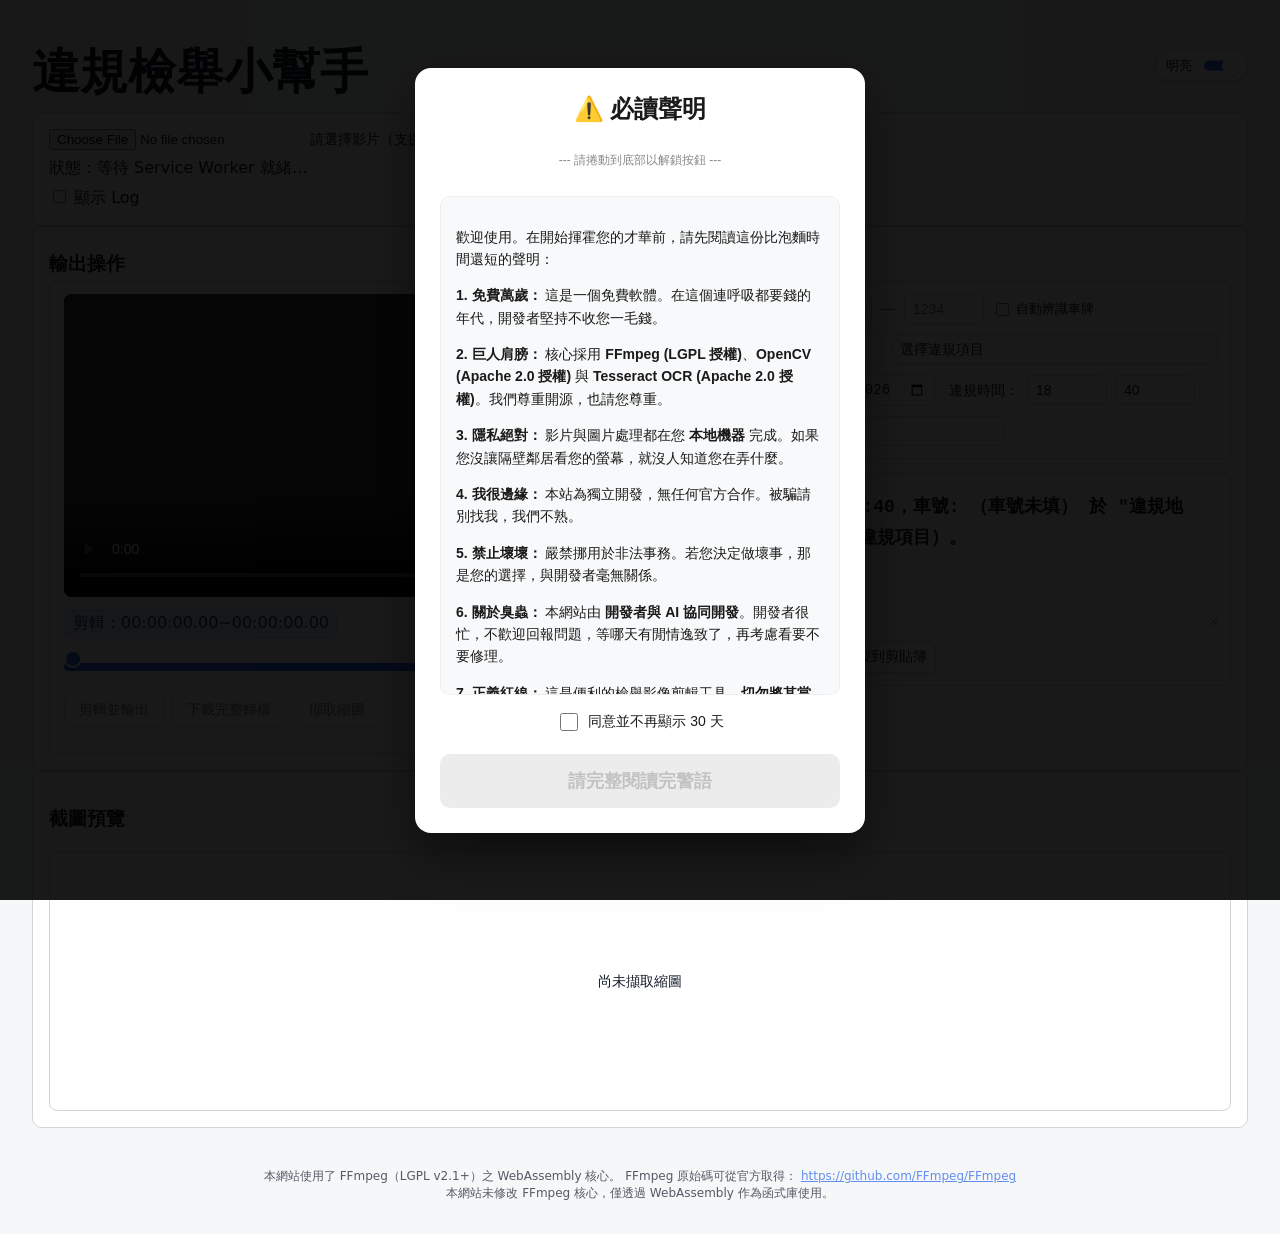
<file: index.html>
<!doctype html>
<html lang="zh-Hant">
<head>
  <meta charset="utf-8" />
  <meta name="viewport" content="width=device-width, initial-scale=1" />
  <title>違規檢舉小幫手</title>

  <!-- ✅ COI Service Worker -->
  <script src="./coi-serviceworker.min.js"></script>

  <!-- 避免 favicon 404 -->
  <link rel="icon" href="data:," />

  <script>
    (function() {
      var savedTime = localStorage.getItem('user_agreed_timestamp');
      var timeout = 2592000000;
      if (savedTime && (Date.now() - parseInt(savedTime) < timeout)) {
        document.documentElement.classList.add('hide-warning-overlay');
      } else {
        localStorage.removeItem('user_agreed_timestamp');
      }
    })();
  </script>

  <style>
    /* =========================================================
       Base & Theme Variables
       ========================================================= */
    :root {
      /* 雙滑桿尺寸 */
      --rail-pad: 14px;
      --track-height: 8px;
      --thumb-size: 18px;
      --spacing-v: 18px;
    
      /* 深色主題（預設） */
      --bg: #0e0f12;
      --fg: #e6e6e6;
      --panel: #16181d;
      --border: #262a33;
    
      /* 雙滑桿顏色（深色） */
      --track-bg: #16181d;
      --select-bg: #1e6fd6;
      --accent-color: #35a0ff;
    
      /* 元件色彩 */
      --log-bg: #0a0a0a;
      --log-fg: #86ff91;
      --chip-bg: #0f2338;
      --chip-fg: #bfe3ff;
      --chip-border: #1f3d5e;
      --link-color: #8fbfff;
      --btn-border: var(--border);
      --btn-bg: var(--panel);
      --btn-fg: var(--fg);
      --btn-hover-bg: #222833;
    
      /* 次要文字 */
      --muted-fg: #9aa5b1;
    
      /* 可及性焦點色 */
      --focus-ring: #1e6fd6;
      --focus-ring-light: #2563eb;
      --focus-shadow-alpha: 0.22;
    
      /* 內容最大寬（可依需求調整） */
      --content-max: 960px;
    }
    html { color-scheme: dark light; }

    /* =========================================================
       Light Theme Overrides
       ========================================================= */
    html[data-theme="light"] {
      --bg: #f6f7f9;
      --fg: #111827;
      --panel: #ffffff;
      --border: #d1d5db;
      --track-bg: #ffffff;
      --select-bg: #2563eb;
      --accent-color: #2563eb;
      --log-bg: #f8fafc;
      --log-fg: #0f766e;
      --chip-bg: #e6f0ff;
      --chip-fg: #0b3b77;
      --chip-border: #bfd3ff;
      --link-color: #2563eb;
      --btn-hover-bg: #eef2f7;
      --muted-fg: #6b7280;
      --focus-ring: var(--focus-ring-light);
    }

    /* ====== 按鈕基底 ====== */
    .btn,
    .download-btn,
    .remove-btn {
      appearance: none;
      padding: 6px 14px;
      border-radius: 6px;
      border: 1px solid var(--btn-border);
      background: var(--btn-bg);
      color: var(--btn-fg);
      font-size: 14px;
      cursor: pointer;
      /* 立體感 + 微光澤 */
      box-shadow:
        0 1.5px 3px rgba(0,0,0,0.15),
        inset 0 0 0 rgba(255,255,255,0.12);
      transition:
        background-color .15s ease,
        box-shadow .15s ease,
        transform .1s ease;
    }
    /* ====== hover：浮起來 ====== */
    .btn:hover,
    .download-btn:hover,
    .remove-btn:hover {
      background: var(--btn-hover-bg);
      box-shadow:
        0 3px 6px rgba(0,0,0,0.25),
        inset 0 0 0 rgba(255,255,255,0.2);
      transform: translateY(-1px);
    }
    /* ====== active：按下去 ====== */
    .btn:active,
    .download-btn:active,
    .remove-btn:active {
      transform: translateY(1px);
      box-shadow:
        0 1px 2px rgba(0,0,0,0.2),
        inset 0 0 4px rgba(0,0,0,0.25);
    }

    /* =========================================================
       Theme Toggle
       ========================================================= */
    .theme-toggle input[type="checkbox"] {
      appearance: none;
      width: 30px; height: 10px;
      border-radius: 999px;
      background: #9aa5b1;
      position: relative;
      outline: none;
      cursor: pointer;
      transition: background .2s ease;
      border: 0px solid var(--border);
    }
    .theme-toggle input[type="checkbox"]::after {
      content: "";
      position: absolute;
      top: -4px; left: 0px;
      width: 18px; height: 18px;
      background: #fff;
      border-radius: 50%;
      box-shadow: 0 1px 3px rgba(0,0,0,.2);
      transition: transform .2s ease;
    }
    .theme-toggle input[type="checkbox"]:checked { background: var(--accent-color); }
    .theme-toggle input[type="checkbox"]:checked::after { transform: translateX(18px); }
    .theme-toggle .label { font-size: clamp(10px, 4vw, 13px);; color: inherit; }
    @supports (-webkit-touch-callout: none) {
      .theme-toggle { margin-top: calc(env(safe-area-inset-top) + 8px); }
    }

    /* 父容器：建立定位上下文，並預留右側空間以免 h1 碰到開關 */
    .page-title-bar {
      position: relative;         /* 讓內部 absolute 以此為座標 */
      padding-right: 120px;       /* 預留空間（依你的開關寬度調整） */
      /* 可選：上下留點餘裕 */
      padding-top: 8px;
      padding-bottom: 8px;
    }
    
    /* 標題本身可在窄螢幕換行，避免碰撞 */
    .page-title-bar h1 {
      margin: 0;
      font-weight: 800;
      color: var(--fg);
      white-space: normal;
      overflow-wrap: anywhere;    /* 換行以避免碰到右側開關 */
    }
    
    /* 開關固定在右上角但跟著捲動（因為相對 parent） */
    .page-title-bar .theme-toggle {
      position: absolute;
      top: 50%;
      right: 0px;
      transform: translateY(-70%);  /* 垂直置中；若要貼頂改成 top: 0 即可 */
      z-index: 10;
    
      display: inline-flex;
      align-items: center;
      gap: 8px;
      background: var(--panel);
      border: 1px solid var(--border);
      color: var(--fg);
      border-radius: 999px;
      padding: 6px 10px;
      box-shadow: 0 2px 8px rgba(0,0,0,.08);
    }
    
    /* 窄螢幕時縮小右側預留空間與字級，降低碰撞機率 */
    @media (max-width: 420px) {
      .page-title-bar { padding-right: 96px; }
      .page-title-bar h1 { font-size: clamp(16px, 4vw, 24px); }
      .page-title-bar .theme-toggle { right: 0px; }
    }
    
    /* iOS 安全區：避免貼到瀏海或側邊曲面 */
    @supports (-webkit-touch-callout: none) {
      .page-title-bar {
        padding-right: calc(96px + env(safe-area-inset-right));
        padding-top: calc(8px + env(safe-area-inset-top));
      }
    }
    /* =========================================================
       Violation Editor（整合）
       ========================================================= */
    .violation-editor * { box-sizing: border-box; }
    .violation-editor {
      font-family: system-ui, -apple-system, "Segoe UI", Roboto, "Noto Sans TC", Arial, "PingFang TC", "Microsoft JhengHei", sans-serif;
      color: var(--fg);
      background: var(--panel);
      line-height: 1.5;
      width: min(100%, var(--content-max));
      margin-inline: auto;
      max-width: 100%;
      overflow-x: hidden;
    }
    .violation-editor .toolbar {
      display: flex; flex-wrap: wrap; gap: 10px 14px; align-items: center;
      border: 1px solid var(--border); padding: 12px; border-radius: 6px; background: var(--panel);
      max-width: 100%; overflow: hidden;
    }
    .violation-editor .group { display: inline-flex; align-items: center; gap: 8px; flex: 0 1 auto; min-width: 0; }
    @media (max-width: 640px) { .violation-editor .group.full { flex-basis: 100%; } }
    .violation-editor label { font-size: 14px; color: var(--muted-fg); white-space: nowrap; flex: 0 0 auto; }
    .violation-editor input[type="text"],
    .violation-editor input[type="date"],
    .violation-editor select,
    .violation-editor textarea,
    .violation-editor button {
      border: 1px solid var(--border);
      padding: 6px 8px; font-size: 14px; border-radius: 6px;
      background: var(--panel); color: var(--fg); outline: none;
      min-width: 0; max-width: 100%; box-sizing: border-box;
    }
    .violation-editor :is(input, select, textarea, button):focus-visible {
      border-color: var(--focus-ring);
      box-shadow: 0 0 0 3px rgba(30, 111, 214, var(--focus-shadow-alpha));
    }
    
    /* 車牌輸入框 */
    .violation-editor #ve-plate1, .violation-editor #ve-plate2 { width: 80px; }
    .violation-editor .plate-boxes { display: inline-flex; gap: 8px; align-items: center; min-width: 0; }
    .violation-editor .dash { color: var(--muted-fg); user-select: none; }

    /* 車牌自動辨識（實驗性功能）核取方塊 */
    .violation-editor .auto-ocr-toggle {
      display: inline-flex; align-items: center; gap: 4px; font-size: 13px;
      color: var(--muted-fg); white-space: nowrap; cursor: help; user-select: none;
    }
    .violation-editor .auto-ocr-toggle input[type="checkbox"] { cursor: pointer; }

    /* 車牌辨識引擎下載進度面板 */
    #plate-ocr-progress-panel {
      position: fixed; left: 50%; bottom: 24px; transform: translateX(-50%);
      background: var(--panel); color: var(--fg); border: 1px solid var(--border);
      border-radius: 8px; padding: 10px 14px; z-index: 9999; min-width: 260px;
      max-width: 90vw; font-size: 13px; box-shadow: 0 4px 16px rgba(0,0,0,0.35);
    }
    #plate-ocr-progress-panel .label { margin-bottom: 6px; color: var(--fg); }
    #plate-ocr-progress-panel progress { width: 100%; height: 8px; accent-color: var(--accent-color); }
    #plate-ocr-progress-panel .detail { margin-top: 4px; color: var(--muted-fg); font-size: 12px; }

    /* 時間下拉 */
    .violation-editor .time-selects { display: inline-flex; gap: 8px; align-items: center; min-width: 0; }
    .violation-editor .time-selects select { min-width: 80px; }
    
    /* 預覽／輸出 */
    .violation-editor .preview {
      margin-top: 14px; border: 1px solid var(--border); padding: 12px;
      background: var(--panel); border-radius: 6px; max-width: 100%; overflow: hidden;
    }
    .violation-editor textarea#ve-output {
      width: 100%; height: 140px; font-size: 18px; font-weight: 700;
      border: none; background: transparent; resize: vertical; line-height: 1.7; box-sizing: border-box;
    }
    
    /* 控制列與按鈕 */
    .violation-editor .control-row { display: flex; align-items: center; gap: 12px; margin-top: 8px; flex-wrap: wrap; min-width: 0; }
    .violation-editor .btn { background: var(--panel); color: var(--fg); border-color: var(--border); cursor: pointer; }
    .violation-editor .btn:hover { background: var(--btn-hover-bg); border-color: var(--btn-border); }
    
    /* Light 覆寫（提高對比） */
    html[data-theme="light"] .violation-editor label { color: var(--fg); }
    html[data-theme="light"] .violation-editor input[type="text"],
    html[data-theme="light"] .violation-editor input[type="date"],
    html[data-theme="light"] .violation-editor select,
    html[data-theme="light"] .violation-editor textarea,
    html[data-theme="light"] .violation-editor button {
      background: #ffffff; color: var(--fg); border-color: var(--border);
    }
    html[data-theme="light"] .violation-editor .btn:hover { background: var(--btn-hover-bg); border-color: #bfd3ff; }
    
    /* Select（長字串與 iOS 外觀修正） */
    .violation-editor select {
      -webkit-appearance: none; appearance: none;
      background: var(--panel); color: var(--fg); border: 1px solid var(--border);
      width: 100%; max-width: 100%; box-sizing: border-box;
      white-space: normal; text-overflow: ellipsis; overflow: hidden;
    }
    .violation-editor option { background: var(--panel); color: var(--fg); }
    html[data-theme="light"] .violation-editor select { background: #fff; color: var(--fg); border-color: var(--border); }
    html[data-theme="light"] .violation-editor option { background: #fff; color: var(--fg); }

    /* 違規項目列：左短右長 */
    .violation-editor .violation-row {
      display: flex;
      gap: 8px;
      align-items: center;
      min-width: 0;
    }
    
    .violation-editor #city-select {
      flex: 0 0 auto;
      /* 三～四個中文字寬 + 內距、邊框：你可微調為 6em / 96px / 8ch */
      width: 6.5em;          /* 約等於「台中市」寬度 + 些微空間 */
      max-width: 40%;
    }
    
    .violation-editor #ve-violation {
      flex: 1 1 auto;        /* 吃滿剩餘寬度 */
      min-width: 0;          /* 讓文字可縮、避免溢出 */
    }
    
    /* 小螢幕時縣市再短一點，避免擠壓 */
    @media (max-width: 420px) {
      .violation-editor #city-select { width: 5.5em; }
    }

    /* =========================================================
       Global Base & Components
       ========================================================= */
    * { box-sizing: border-box; }
    body {
      background: var(--bg);
      color: var(--fg);
      font-family: system-ui, -apple-system, "Segoe UI", Roboto;
      margin: 2rem;
    }
    @media (max-width: 480px) { body { margin: 1rem; } }
    h1 { margin-top: 0; }
    .panel {
      background: var(--panel);
      border: 1px solid var(--border);
      border-radius: 10px;
      padding: 1rem;
    }
    .controls { display: flex; align-items: center; gap: .5rem; flex-wrap: wrap; }
    .log {
      overflow: auto; word-break: break-word; overflow-wrap: anywhere;
      white-space: pre-wrap; background: var(--log-bg); color: var(--log-fg);
      padding: 1rem; min-height: 10rem; max-height: 40vh; border-radius: 8px; font-size: 0.92rem;
    }
    button {
      padding: .55rem .85rem; border-radius: 8px;
      border: 1px solid var(--btn-border);
      background: var(--btn-bg); color: var(--btn-fg);
      cursor: pointer;
    }
    button:disabled { opacity: .6; cursor: not-allowed; }
    .status { margin:.5rem 0; }
    .time { font-variant-numeric: tabular-nums; }
    .chip {
      background: var(--chip-bg); color: var(--chip-fg);
      border: 1px solid var(--chip-border); padding: .2rem .5rem; border-radius: 6px;
    }
    a { color: var(--link-color); }
    .hint { background: var(--panel); color: var(--fg); font-size: .9rem; }
    .col { display: grid; grid-template-columns: 1fr; gap: 1rem; }
    /* Grid 子項預設 min-width:auto 會用內容的 min-content 撐開欄寬，直向單欄時導致溢出，需重設為 0 */
    .col > * { min-width: 0; }
    @media (min-width: 980px) { .col { grid-template-columns: 1.2fr 1fr; } }
    /* 標題顏色 */
    .group-title { margin: .5rem 0 .25rem; font-weight: 600; color: #c9d1d9; }
    html[data-theme="light"] .group-title { color: var(--fg); }

    /* =========================================================
       Media Area & Stacked Slider
       ========================================================= */
    /* 外框樣式比照右側「違規資訊」的 .toolbar / .preview，讓橫向雙欄視覺一致 */
    .media-area {
      padding: 12px var(--rail-pad);
      border: 1px solid var(--border);
      border-radius: 6px;
      background: var(--panel);
    }
    .media-area video {
      width: 100%; max-width: 100%; display: block; background: #000; border-radius: 8px;
    }

    /* 整合式時間軸與數據面板：左側剪輯範圍／右側播放進度 */
    .timeline-panel { margin-top: .75rem; }
    .timeline-data {
      display: flex;
      align-items: center;
      justify-content: space-between;
      gap: .5rem 1rem;
      flex-wrap: wrap;
      margin-bottom: .5rem;
    }
    .timeline-data .chip { white-space: nowrap; }
    @media (max-width: 480px) {
      .timeline-data { justify-content: flex-start; }
    }

    .stacked-slider { position: relative; margin-top: .75rem; }

    .stacked-slider .rail {
      position: relative;
      height: calc(var(--spacing-v) * 2 + var(--track-height));
      padding: 0;
    }
    .stacked-slider .track {
      position: absolute; left: 0; right: 0;
      height: var(--track-height); background: var(--track-bg); border-radius: 6px;
    }
    .stacked-slider .track.top { top: 0; }
    .stacked-slider .track.bottom { top: calc(var(--spacing-v) + var(--track-height)); }
    .stacked-slider .selection {
      position: absolute;
      top: calc(var(--spacing-v) / 2 + var(--track-height) / 2);
      height: var(--track-height); background: var(--select-bg);
      border-radius: 6px; pointer-events: none;
    }
    .stacked-slider input[type="range"] {
      position: absolute; left: 0; right: 0; width: 100%;
      margin: 0; background: transparent; -webkit-appearance: none; appearance: none;
      cursor: pointer; height: var(--spacing-v);
    }
    .stacked-slider #startRange { top: 0; }
    .stacked-slider #endRange   { top: var(--spacing-v); }
    .stacked-slider input[type="range"]::-webkit-slider-runnable-track { height: var(--track-height); background: transparent; }
    .stacked-slider input[type="range"]::-moz-range-track { height: var(--track-height); background: transparent; }
    .stacked-slider input[type="range"]::-webkit-slider-thumb {
      -webkit-appearance: none; appearance: none;
      width: var(--thumb-size); height: var(--thumb-size);
      border-radius: 50%; background: var(--accent-color);
      border: 2px solid #fff; box-shadow: 0 1px 3px rgba(0,0,0,0.2);
      margin-top: calc(var(--track-height) / 2 - var(--thumb-size) / 2);
    }
    .stacked-slider input[type="range"]::-moz-range-thumb {
      width: var(--thumb-size); height: var(--thumb-size);
      border-radius: 50%; background: var(--accent-color);
      border: 2px solid #fff; box-shadow: 0 1px 3px rgba(0,0,0,0.2);
    }
    .stacked-slider input[type="range"]:focus-visible {
      outline: none; box-shadow: 0 0 0 3px rgba(30, 111, 214, var(--focus-shadow-alpha));
    }

    /* Log 折疊控制 */
    .log-panel { display: none; }
    .log-panel.show { display: block; }

    /* =========================================================
       Shot Preview & Generated Items
       ========================================================= */
    /* 主體不再強制修補直式白區（由 EditorLite 注入樣式已修正） */
    .shot-box { display: grid; grid-template-columns: 1fr; gap: .75rem; }
    .shot-preview {
      background: var(--panel); border: 1px solid var(--border);
      min-height: 260px; /* 供桌面端，直式具體高度由 EditorLite 斷點接管 */
      min-width: 100%;
      display: flex; align-items: center; justify-content: center;
      border-radius: 8px; overflow: auto; max-width: 100%;
    }
    .shot-preview img { max-width: 100%; height: auto; display: block; }

    /* =========================================================
       RWD（包含 iPhone 兩欄按鈕）
       ========================================================= */
    @media (max-width: 840px) {
      #shotPreview .editor-grid { grid-template-columns: 1fr; gap: 12px; }
      #shotPreview .tool-row { display: flex; flex-wrap: wrap; gap: 8px; min-width: 0; }
      #shotPreview .tool-row .btn {
        flex: 1 1 calc(50% - 8px); /* 手機預設兩欄 */
        min-width: 140px;
        text-align: center;
      }
      #shotPreview .plate-preview {
        display: flex; flex-direction: column; gap: 10px; padding: 10px;
        background: var(--panel); border: 1px dashed var(--border); border-radius: 8px;
        max-width: 100%; overflow-x: hidden;
      }
      #shotPreview .plate-preview .row { width: 100%; display: flex; align-items: center; gap: 8px; min-width: 0; }
      #shotPreview .plate-preview select, #shotPreview .plate-preview input[type="range"] { flex: 1 1 auto; min-width: 0; }
      #shotPreview .plate-preview img { max-width: 180px; height: auto; }
      #shotPreview #drawingOptionsContainer {
        display: flex; flex-direction: column; gap: 10px;
        background: var(--panel); border: 1px solid var(--border); border-radius: 8px; padding: 10px;
        max-width: 100%; overflow-x: hidden;
      }
      #shotPreview #drawingOptionsContainer .row { width: 100%; display: flex; align-items: center; gap: 8px; min-width: 0; }
      #shotPreview #drawingOptionsContainer select, #shotPreview #drawingOptionsContainer input[type="range"] { flex: 1 1 auto; min-width: 0; }
      #shotPreview .editor-stage { padding: 8px; }
      #staticImageContainer { width: 100%; max-width: 100%; overflow: hidden; }
      #staticImage { max-width: 100%; height: auto; display: block; }
      #shotPreview .editor-stage #drawingOverlay { left: 0; top: 0; width: 100%; height: auto; max-width: 100%; }
      #shotPreview .editor-right {
        max-height: 100%; padding: 10px; background: var(--panel);
        border: 1px solid var(--border); border-radius: 8px; max-width: 100%; overflow-x: hidden;
      }
      #shotPreview #generatedImagesArea { overflow: visible; }
      #shotPreview .generated-image-card { background: var(--panel); border-color: var(--border); border-radius: 8px; padding: 8px; }
      #shotPreview .generated-image-card .inner { background: var(--panel); border-color: var(--border); border-radius: 6px; padding: 6px; }
      #shotPreview .generated-image-card .header { display: flex; align-items: center; gap: 8px; flex-wrap: wrap; min-width: 0; }
      #shotPreview .generated-image-card .btn-row { display: flex; gap: 8px; margin-left: auto; }
      #shotPreview .generated-image-card img { width: 100%; height: auto; display: block; }
    }

    /* iPhone 常見寬度：維持兩欄；超窄退單欄 */
    @media (max-width: 420px) {
      #shotPreview .tool-row { display: flex; flex-wrap: wrap; gap: 8px; overflow: hidden; }
      #shotPreview .tool-row .btn {
        flex: 1 1 calc(50% - 8px);
        min-width: 0; width: auto; white-space: normal;
      }
      .violation-editor .time-selects select { min-width: 0; }
    }
    @media (max-width: 360px) {
      #shotPreview .tool-row .btn { flex: 1 1 100%; min-width: 0; width: 100%; }
      #shotPreview .plate-preview img { max-width: 160px; }
    }

    /* =========================================================
       Hardening（保守保護）
       ========================================================= */
    html, body { overflow-x: hidden; }
    .page, #shotPreview, .violation-editor {
      width: min(100%, var(--content-max)); margin-inline: auto;
    }
    .media-area, .violation-editor, #staticImageContainer, #shotPreview .editor-right {
      max-width: 100%; overflow: hidden;
    }
    img, video, canvas { max-width: 100%; height: auto; display: block; }
    #shotPreview .editor-grid { overflow-x: hidden; }

    .page-title {
      font-size: clamp(16px, 4vw, 24px);
    }
  
    .hide-warning-overlay #warning-overlay { display: none !important; }

    #warning-overlay {
      position: fixed; top: 0; left: 0; width: 100%; height: 100%;
      background: rgba(0, 0, 0, 0.9) !important; /* 加深背景確保注意力 */
      display: flex; justify-content: center; align-items: center;
      z-index: 999999; padding: 15px; box-sizing: border-box;
      font-family: -apple-system, BlinkMacSystemFont, "Segoe UI", Roboto, sans-serif;
    }

    #warning-overlay .modal-content {
      background: #ffffff !important; 
      width: 100%; max-width: 450px;
      padding: 25px; border-radius: 16px;
      box-shadow: 0 20px 50px rgba(0,0,0,0.5);
      display: flex; flex-direction: column;
      max-height: 85vh;
      border: none !important;
    }

    #warning-overlay .locked-text, 
    #warning-overlay .locked-text p, 
    #warning-overlay .locked-text span,
    #warning-overlay .locked-text strong,
    #warning-overlay h2 {
      color: #1a1a1a !important; 
      text-shadow: none !important;
      background: transparent !important;
      -webkit-text-fill-color: #1a1a1a !important;
    }

    #warning-scroll-box {
      overflow-y: auto; margin: 15px 0; padding: 15px;
      background: #f8f9fa !important; border-radius: 10px;
      border: 1px solid #eee !important;
    }
    #warning-scroll-box::-webkit-scrollbar { width: 5px; }
    #warning-scroll-box::-webkit-scrollbar-thumb { background: #ccc; border-radius: 10px; }

    #btn-confirm-action {
      background: #27ae60 !important; color: #ffffff !important;
      border: none !important; padding: 15px; border-radius: 10px;
      font-size: 1.1rem; font-weight: bold; cursor: pointer;
      transition: all 0.3s;
    }
    #btn-confirm-action:disabled {
      background: #e0e0e0 !important; color: #999 !important; cursor: not-allowed;
    }
  </style>
</head>
<body>
  <div class="page-title-bar">
    <div class="page-title">
      <h1>違規檢舉小幫手</h1>
    </div>
    <!-- 顯示在畫面最右上角的主題切換開關 -->
    <div class="theme-toggle" role="group" aria-label="主題切換">
      <span class="label" id="themeLabel">深色</span>
      <input type="checkbox" id="themeSwitch" aria-labelledby="themeLabel" />
    </div>
  </div>

  <!-- 檔案選擇與狀態（含「顯示 Log」核取方塊） -->
  <div class="panel">
    <div class="controls">
      <input id="file" type="file" accept="video/*,.ts" />
      <span id="fileInfo" class="hint">請選擇影片（支援 .mp4 / .ts / .mov 等）</span>
    </div>
    <p class="status" id="status" role="status" aria-live="polite">狀態：初始化中…</p>
    <div class="controls">
      <label><input type="checkbox" id="toggleLog" /> 顯示 Log</label>
    </div>
  </div>

  <!-- 主面板：預覽 + 上下雙滑桿 + 按鈕 -->
  <div class="panel">
    <div class="col">
      <!-- 左側：預覽與上下雙滑桿 -->
      <div>
        <h3 class="group-title">輸出操作</h3>
        <div class="media-area">
          <!-- 1. 影像播放器 -->
          <video id="preview" controls playsinline></video>

          <!-- 2. 整合式時間軸與數據面板（左：剪輯範圍 / 右：播放進度）+ 3. 剪輯區間調整滑桿 -->
          <div class="timeline-panel">
            <div class="timeline-data">
              <span class="chip time" id="clipRangeLabel">剪輯：<span id="startLabel">00:00:00.00</span>~<span id="endLabel">00:00:00.00</span></span>
              <span class="chip time" id="playProgressLabel"><span id="cur">00:00:00.00</span> / <span id="dur">00:00:00.00</span></span>
            </div>

            <div class="stacked-slider">
              <div class="rail" id="rail">
                <div class="track top"></div>
                <div class="track bottom"></div>
                <div class="selection" id="selection"></div>

                <!-- 上：開始滑桿（初始 0/100） -->
                <input id="startRange" type="range" min="0" max="100" step="0.01" value="0" />
                <!-- 下：結束滑桿（初始就在 100%） -->
                <input id="endRange"   type="range" min="0" max="100" step="0.01" value="100" />
              </div>
            </div>
          </div>

          <!-- 4. 功能操作按鈕區 -->
          <div class="output-actions">
            <div class="controls">
              <button id="btnClip" class="btn" disabled>剪輯並輸出</button>
              <button id="btnDownloadFull" class="btn" disabled>下載完整轉檔</button>
              <button id="btnThumbnail" class="btn" disabled>擷取縮圖</button>
            </div>
            <p id="out" class="hint"></p>
          </div>
        </div>
      </div>


      <!-- 右側：編輯車牌、日期、違規事項區域 -->
      <div>
        <h3 class="group-title">違規資訊</h3>
        <!-- Editor 掛載點（此節點會被 initViolationEditor() 插入內容） -->
        <section id="violation-editor-root"></section>
      </div>
    </div>
  </div>

  <!-- 大型截圖預覽面板 -->
  <div class="panel">
    <h3>截圖預覽</h3>
    <div class="shot-box">
      <div id="shotPreview" class="shot-preview">
        <span class="hint">尚未擷取縮圖</span>
      </div>
    </div>
  </div>

  <!-- Log（預設隱藏；勾選顯示） -->
  <div id="logPanel" class="panel log-panel">
    <h3>Log</h3><button class="btn" id="btnCopyLog">複製</button>
    <div class="log" id="log">Log：</div>
  </div>

  <script type="module">
    import { bootstrap } from './modules/app/bootstrap.js';
    await bootstrap();
  </script>

  <footer style="font-size: 12px; opacity: 0.7; text-align:center; margin-top: 40px;">
    本網站使用了 FFmpeg（LGPL v2.1+）之 WebAssembly 核心。
    FFmpeg 原始碼可從官方取得： 
    <a href="https://github.com/FFmpeg/FFmpeg" target="_blank">https://github.com/FFmpeg/FFmpeg</a><br>
    本網站未修改 FFmpeg 核心，僅透過 WebAssembly 作為函式庫使用。
  </footer>

  <div id="warning-overlay">
    <div class="modal-content">
      <h2 class="locked-text" style="text-align: center; margin: 0 0 15px 0;">⚠️ 必讀聲明</h2>
      <p style="text-align: center; color: #888; font-size: 12px;">--- 請捲動到底部以解鎖按鈕 ---</p>
        <div id="warning-scroll-box">
          <div class="locked-text" style="font-size: 14px; line-height: 1.6;">
            <p>歡迎使用。在開始揮霍您的才華前，請先閱讀這份比泡麵時間還短的聲明：</p>
            <p><strong>1. 免費萬歲：</strong> 這是一個免費軟體。在這個連呼吸都要錢的年代，開發者堅持不收您一毛錢。</p>
            <p><strong>2. 巨人肩膀：</strong> 核心採用 <strong>FFmpeg (LGPL 授權)</strong>、<strong>OpenCV (Apache 2.0 授權)</strong> 與 <strong>Tesseract OCR (Apache 2.0 授權)</strong>。我們尊重開源，也請您尊重。</p>
            <p><strong>3. 隱私絕對：</strong> 影片與圖片處理都在您 <strong>本地機器</strong> 完成。如果您沒讓隔壁鄰居看您的螢幕，就沒人知道您在弄什麼。</p>
            <p><strong>4. 我很邊緣：</strong> 本站為獨立開發，無任何官方合作。被騙請別找我，我們不熟。</p>
            <p><strong>5. 禁止壞壞：</strong> 嚴禁挪用於非法事務。若您決定做壞事，那是您的選擇，與開發者毫無關係。</p>
            <p><strong>6. 關於臭蟲：</strong> 本網站由 <strong>開發者與 AI 協同開發</strong>。開發者很忙，不歡迎回報問題，等哪天有閒情逸致了，再考慮看要不要修理。</p>
            <p><strong>7. 正義紅線：</strong> 這是便利的檢舉影像剪輯工具。<strong>切勿將其當作惡意報復、栽贓之工具。</strong></p>
            <hr style="border: 0; border-top: 1px solid #ddd; margin: 15px 0;">
              <div style="text-align: center;">
                <p style="color: #d9534f !important; font-weight: bold; margin-bottom: 10px;">⚠️ 最終警告：</p>
                <p style="margin-bottom: 15px;">若您利用本站工具進行惡意檢舉或騷擾無辜大眾，<br>開發者在此對您施予以下詛咒：</p>
                <div style="background: #fff0f0; padding: 15px; border-radius: 8px; border: 1px dashed #d9534f; display: inline-block; width: 100%; box-sizing: border-box;">
                <p style="color: #d9534f !important; font-size: 16px !important; font-weight: bold !important; margin: 0; line-height: 2;">
                  有網有格連不上，滿格上網宿靈訴；<br>
                  通勤塞車都遲到，車輛故障修不好；<br>
                  步步踩屎噴滿臉，如廁紙盡淚千行！
                </p>
                </div>
                <p style="color: #d9534f !important; font-size: 22px !important; font-weight: 900 !important; margin: 15px 0; letter-spacing: 2px;">處、處、遇、麻、煩</p>
              </div>
          </div>
        </div>
        <label class="locked-text" style="display: flex; align-items: center; justify-content: center; margin-bottom: 20px; cursor: pointer;">
          <input type="checkbox" id="no-show-again" style="width: 18px; height: 18px; margin-right: 10px; accent-color: #27ae60;">
          <span style="font-size: 14px;">同意並不再顯示 30 天</span>
        </label>
        <button id="btn-confirm-action" disabled>請完整閱讀完警語</button>
    </div>
  </div>
</body>
</html>
</file>
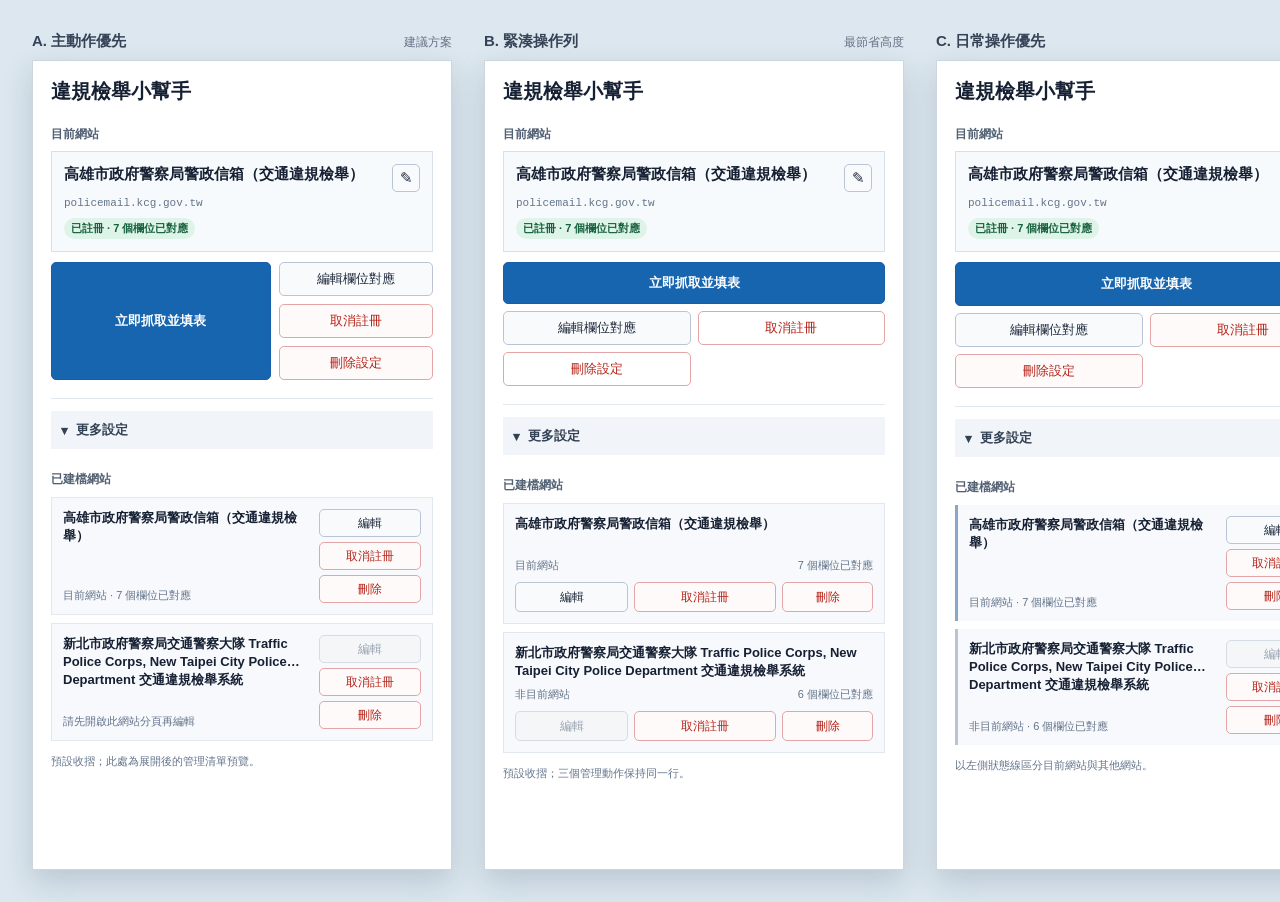
<file: doc/popup-layout-options.html>
<!doctype html>
<html lang="zh-Hant">
<head>
  <meta charset="utf-8">
  <meta name="viewport" content="width=device-width, initial-scale=1">
  <title>違規檢舉小幫手 - Popup 排版方案</title>
  <style>
    :root {
      color: #162033;
      font-family: "Noto Sans TC", "Microsoft JhengHei", sans-serif;
    }

    * { box-sizing: border-box; }

    body {
      margin: 0;
      padding: 32px;
      background: #dce7ef;
    }

    .board {
      display: grid;
      grid-template-columns: repeat(3, 420px);
      gap: 32px;
      align-items: start;
    }

    .option {
      width: 420px;
    }

    .option-label {
      display: flex;
      justify-content: space-between;
      align-items: baseline;
      margin: 0 0 9px;
      color: #364357;
      font-size: 15px;
      font-weight: 700;
    }

    .option-label small {
      color: #667085;
      font-size: 12px;
      font-weight: 500;
    }

    .popup {
      min-height: 810px;
      padding: 18px;
      background: #fff;
      border: 1px solid #cbd6df;
      box-shadow: 0 12px 28px rgb(34 54 78 / 18%);
    }

    h1, h2, p { margin: 0; }

    h1 {
      font-size: 20px;
      line-height: 1.25;
      letter-spacing: 0;
    }

    h2 {
      margin-top: 22px;
      color: #526174;
      font-size: 12px;
      letter-spacing: 0;
    }

    button {
      min-height: 34px;
      border: 1px solid #b9c5d5;
      border-radius: 5px;
      background: #f8fafc;
      color: #1e293b;
      font: inherit;
      font-size: 13px;
      cursor: default;
    }

    button.primary {
      border-color: #175ea8;
      background: #1765ae;
      color: #fff;
      font-weight: 700;
    }

    button.danger {
      border-color: #e3a5a5;
      background: #fffafa;
      color: #b42318;
    }

    button:disabled {
      border-color: #d6dce4;
      background: #f5f6f8;
      color: #9aa5b1;
    }

    .site-head {
      margin-top: 8px;
      padding: 12px;
      border: 1px solid #d8e1eb;
      background: #f7fafc;
    }

    .site-title-row, .profile-name-row {
      display: flex;
      gap: 8px;
      align-items: start;
    }

    .site-title {
      min-width: 0;
      flex: 1;
      display: -webkit-box;
      overflow: hidden;
      -webkit-box-orient: vertical;
      -webkit-line-clamp: 2;
      font-size: 15px;
      font-weight: 700;
      line-height: 1.35;
    }

    .icon-button {
      display: grid;
      width: 28px;
      min-width: 28px;
      min-height: 28px;
      place-items: center;
      padding: 0;
      font-size: 15px;
    }

    .host {
      overflow: hidden;
      margin-top: 5px;
      color: #64748b;
      font-family: Consolas, monospace;
      font-size: 11px;
      text-overflow: ellipsis;
      white-space: nowrap;
    }

    .status {
      display: inline-flex;
      margin-top: 9px;
      padding: 3px 7px;
      border-radius: 999px;
      background: #dff4e8;
      color: #17613e;
      font-size: 11px;
      font-weight: 700;
    }

    .status.pending {
      background: #f5eed8;
      color: #805d00;
    }

    .actions-a {
      display: grid;
      grid-template-columns: minmax(0, 1.35fr) minmax(122px, .95fr);
      gap: 8px;
      margin-top: 10px;
    }

    .actions-a .primary { grid-row: span 3; min-height: 118px; }

    .divider {
      height: 1px;
      margin: 18px 0 12px;
      background: #e2e8f0;
    }

    .disclosure {
      display: flex;
      align-items: center;
      gap: 8px;
      min-height: 38px;
      padding: 0 10px;
      background: #f1f5f9;
      color: #334155;
      font-size: 13px;
      font-weight: 700;
    }

    .disclosure::before { content: "▾"; }

    .profiles { display: grid; gap: 8px; margin-top: 9px; }

    .profile-a {
      display: grid;
      grid-template-columns: minmax(0, 1fr) 102px;
      gap: 10px;
      min-height: 116px;
      padding: 11px;
      background: #f7f9fc;
      border: 1px solid #e1e8f0;
    }

    .profile-name {
      display: -webkit-box;
      overflow: hidden;
      -webkit-box-orient: vertical;
      -webkit-line-clamp: 2;
      font-size: 13px;
      font-weight: 700;
      line-height: 1.4;
    }

    .profile-meta {
      margin-top: 6px;
      color: #64748b;
      font-size: 11px;
    }

    .profile-a > div:first-child,
    .profile-c > div:first-child {
      display: grid;
      min-width: 0;
      grid-template-rows: minmax(0, 1fr) auto;
    }

    .profile-a .profile-meta,
    .profile-c .profile-meta {
      align-self: end;
      margin-top: 0;
    }

    .profile-a .actions, .profile-c .actions {
      display: grid;
      grid-template-rows: repeat(3, 1fr);
      gap: 5px;
    }

    .profile-a button, .profile-c button { width: 100%; min-height: 28px; font-size: 12px; }

    .actions-b {
      display: grid;
      grid-template-columns: 1fr 1fr;
      gap: 7px;
      margin-top: 10px;
    }

    .actions-b .primary { grid-column: span 2; min-height: 42px; }

    .actions-b .danger { background: #fff; }

    .profile-b {
      padding: 11px;
      background: #f7f9fc;
      border: 1px solid #e1e8f0;
    }

    .profile-b .profile-name { min-height: 37px; }

    .profile-b .profile-meta { display: flex; justify-content: space-between; gap: 8px; }

    .profile-b .actions {
      display: grid;
      grid-template-columns: 1fr 1.25fr .8fr;
      gap: 6px;
      margin-top: 9px;
    }

    .profile-b button { min-height: 30px; font-size: 12px; }

    .actions-c {
      display: grid;
      grid-template-columns: 1fr 1fr;
      gap: 7px;
      margin-top: 10px;
    }

    .actions-c .primary { grid-column: span 2; min-height: 44px; }

    .manage-row {
      display: flex;
      align-items: center;
      justify-content: space-between;
      margin-top: 9px;
      padding-top: 10px;
      border-top: 1px solid #d8e1eb;
      color: #526174;
      font-size: 12px;
    }

    .profile-c {
      display: grid;
      grid-template-columns: minmax(0, 1fr) 100px;
      gap: 10px;
      padding: 11px;
      background: #f7f9fc;
      border-left: 3px solid #87a8c7;
    }

    .profile-c.inactive { border-left-color: #bac4cf; }

    .caption {
      margin-top: 12px;
      color: #64748b;
      font-size: 11px;
      line-height: 1.5;
    }
  </style>
</head>
<body>
  <main class="board">
    <article class="option" id="option-a">
      <p class="option-label"><span>A. 主動作優先</span><small>建議方案</small></p>
      <div class="popup">
        <h1>違規檢舉小幫手</h1>
        <h2>目前網站</h2>
        <div class="site-head">
          <div class="site-title-row">
            <p class="site-title">高雄市政府警察局警政信箱（交通違規檢舉）</p>
            <button class="icon-button" aria-label="編輯網站名稱">✎</button>
          </div>
          <p class="host">policemail.kcg.gov.tw</p>
          <span class="status">已註冊 · 7 個欄位已對應</span>
        </div>
        <div class="actions-a">
          <button class="primary">立即抓取並填表</button>
          <button>編輯欄位對應</button>
          <button class="danger">取消註冊</button>
          <button class="danger">刪除設定</button>
        </div>
        <div class="divider"></div>
        <div class="disclosure">更多設定</div>
        <h2>已建檔網站</h2>
        <div class="profiles">
          <div class="profile-a">
            <div><p class="profile-name">高雄市政府警察局警政信箱（交通違規檢舉）</p><p class="profile-meta">目前網站 · 7 個欄位已對應</p></div>
            <div class="actions"><button>編輯</button><button class="danger">取消註冊</button><button class="danger">刪除</button></div>
          </div>
          <div class="profile-a">
            <div><p class="profile-name">新北市政府警察局交通警察大隊 Traffic Police Corps, New Taipei City Police Department 交通違規檢舉系統</p><p class="profile-meta">請先開啟此網站分頁再編輯</p></div>
            <div class="actions"><button disabled>編輯</button><button class="danger">取消註冊</button><button class="danger">刪除</button></div>
          </div>
        </div>
        <p class="caption">預設收摺；此處為展開後的管理清單預覽。</p>
      </div>
    </article>

    <article class="option" id="option-b">
      <p class="option-label"><span>B. 緊湊操作列</span><small>最節省高度</small></p>
      <div class="popup">
        <h1>違規檢舉小幫手</h1>
        <h2>目前網站</h2>
        <div class="site-head">
          <div class="site-title-row">
            <p class="site-title">高雄市政府警察局警政信箱（交通違規檢舉）</p>
            <button class="icon-button" aria-label="編輯網站名稱">✎</button>
          </div>
          <p class="host">policemail.kcg.gov.tw</p>
          <span class="status">已註冊 · 7 個欄位已對應</span>
        </div>
        <div class="actions-b">
          <button class="primary">立即抓取並填表</button>
          <button>編輯欄位對應</button>
          <button class="danger">取消註冊</button>
          <button class="danger">刪除設定</button>
        </div>
        <div class="divider"></div>
        <div class="disclosure">更多設定</div>
        <h2>已建檔網站</h2>
        <div class="profiles">
          <div class="profile-b">
            <p class="profile-name">高雄市政府警察局警政信箱（交通違規檢舉）</p>
            <p class="profile-meta"><span>目前網站</span><span>7 個欄位已對應</span></p>
            <div class="actions"><button>編輯</button><button class="danger">取消註冊</button><button class="danger">刪除</button></div>
          </div>
          <div class="profile-b">
            <p class="profile-name">新北市政府警察局交通警察大隊 Traffic Police Corps, New Taipei City Police Department 交通違規檢舉系統</p>
            <p class="profile-meta"><span>非目前網站</span><span>6 個欄位已對應</span></p>
            <div class="actions"><button disabled>編輯</button><button class="danger">取消註冊</button><button class="danger">刪除</button></div>
          </div>
        </div>
        <p class="caption">預設收摺；三個管理動作保持同一行。</p>
      </div>
    </article>

    <article class="option" id="option-c">
      <p class="option-label"><span>C. 日常操作優先</span><small>危險操作降噪</small></p>
      <div class="popup">
        <h1>違規檢舉小幫手</h1>
        <h2>目前網站</h2>
        <div class="site-head">
          <div class="site-title-row">
            <p class="site-title">高雄市政府警察局警政信箱（交通違規檢舉）</p>
            <button class="icon-button" aria-label="編輯網站名稱">✎</button>
          </div>
          <p class="host">policemail.kcg.gov.tw</p>
          <span class="status">已註冊 · 7 個欄位已對應</span>
        </div>
        <div class="actions-c">
          <button class="primary">立即抓取並填表</button>
          <button>編輯欄位對應</button>
          <button class="danger">取消註冊</button>
          <button class="danger">刪除設定</button>
        </div>
        <div class="divider"></div>
        <div class="disclosure">更多設定</div>
        <h2>已建檔網站</h2>
        <div class="profiles">
          <div class="profile-c">
            <div><p class="profile-name">高雄市政府警察局警政信箱（交通違規檢舉）</p><p class="profile-meta">目前網站 · 7 個欄位已對應</p></div>
            <div class="actions"><button>編輯</button><button class="danger">取消註冊</button><button class="danger">刪除</button></div>
          </div>
          <div class="profile-c inactive">
            <div><p class="profile-name">新北市政府警察局交通警察大隊 Traffic Police Corps, New Taipei City Police Department 交通違規檢舉系統</p><p class="profile-meta">非目前網站 · 6 個欄位已對應</p></div>
            <div class="actions"><button disabled>編輯</button><button class="danger">取消註冊</button><button class="danger">刪除</button></div>
          </div>
        </div>
        <p class="caption">以左側狀態線區分目前網站與其他網站。</p>
      </div>
    </article>
  </main>
  <script>
    const selectedOption = window.location.hash.slice(1);
    if (selectedOption) {
      document.querySelectorAll('.option').forEach((option) => {
        option.hidden = option.id !== selectedOption;
      });
      document.querySelector('.board').style.gridTemplateColumns = '420px';
    }
  </script>
</body>
</html>
</file>
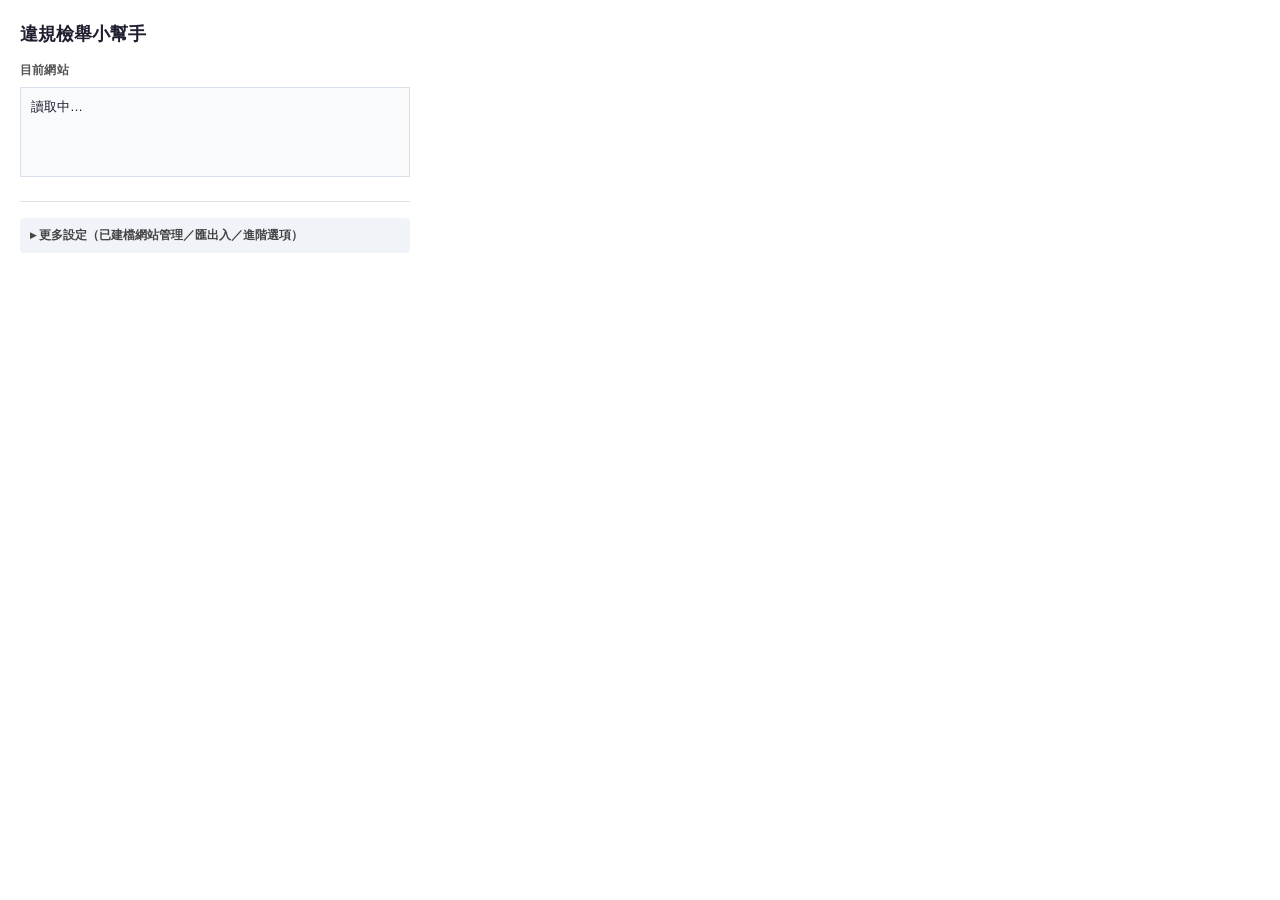
<file: extension/popup/popup.html>
<!DOCTYPE html>
<html lang="zh-Hant">
<head>
<meta charset="UTF-8" />
<title>違規檢舉小幫手</title>
<link rel="stylesheet" href="popup.css" />
</head>
<body>
  <h1>違規檢舉小幫手</h1>

  <section id="current-site">
    <h2>目前網站</h2>
    <div id="current-site-info" aria-live="polite">讀取中…</div>
    <div id="current-site-actions"></div>
    <p id="current-site-error" class="error-message"></p>
  </section>

  <details id="more-settings">
    <summary>更多設定（已建檔網站管理／匯出入／進階選項）</summary>

    <section id="profile-list-section">
      <h2>管理所有已建檔網站</h2>
      <ul id="profile-list"></ul>
    </section>

    <section id="export-import-section">
      <h2>匯出/匯入設定</h2>
      <button id="btn-export" type="button">匯出成 JSON</button>
      <label class="file-label">
        匯入 JSON
        <input id="input-import" type="file" accept="application/json" />
      </label>
      <p id="export-import-message"></p>
    </section>

    <section id="advanced-settings-section">
      <h2>進階設定</h2>
      <label>
        <input id="checkbox-fuzzy-match" type="checkbox" />
        風險欄位允許模糊比對（找不到完全對應時，用文字相似度嘗試自動選取）
      </label>
    </section>
  </details>

  <script type="module" src="popup.js"></script>
</body>
</html>
</file>
<file: extension/popup/popup.css>
body {
  width: 390px;
  font-family: -apple-system, "Segoe UI", "Noto Sans TC", sans-serif;
  font-size: 13px;
  padding: 12px;
  color: #1e1e2e;
}

h1 {
  font-size: 18px;
  margin: 2px 0 16px;
}

h2 {
  font-size: 12px;
  color: #555;
  margin: 0 0 8px;
  text-transform: uppercase;
  letter-spacing: 0.02em;
}

section {
  margin-bottom: 16px;
  padding-bottom: 14px;
  border-bottom: 1px solid #e0e0e0;
}

section:last-child {
  border-bottom: none;
}

.error-message {
  color: #c0392b;
  white-space: pre-wrap;
}

.error-message:empty {
  display: none;
}

button {
  cursor: pointer;
  border: 1px solid #c8c8d8;
  background: #f4f4fb;
  border-radius: 4px;
  min-width: 0;
  min-height: 34px;
  padding: 5px 8px;
  font-size: 12px;
  overflow-wrap: anywhere;
}

button:hover {
  background: #e6e6f5;
}

button:disabled {
  cursor: not-allowed;
  border-color: #d9dce5;
  background: #f5f6f8;
  color: #949aaa;
}

button.danger {
  border-color: #e0a0a0;
  color: #b02a2a;
}

button.primary {
  border-color: #356fa8;
  background: #356fa8;
  color: #fff;
  font-weight: 600;
}

button.primary:hover {
  background: #295d90;
}

button.primary:disabled,
button.danger:disabled {
  border-color: #d9dce5;
  background: #f5f6f8;
  color: #949aaa;
}

#current-site-info {
  min-height: 68px;
  padding: 10px;
  border: 1px solid #d9e1eb;
  background: #f8fafc;
}

#current-site-info.site-message {
  min-height: 0;
  color: #596273;
  line-height: 1.5;
}

.site-name-row {
  display: flex;
  align-items: flex-start;
  gap: 8px;
}

.site-name {
  display: -webkit-box;
  min-width: 0;
  flex: 1;
  overflow: hidden;
  -webkit-box-orient: vertical;
  -webkit-line-clamp: 2;
  font-size: 14px;
  font-weight: 600;
  line-height: 1.4;
}

.site-name-edit {
  flex: 0 0 28px;
  width: 28px;
  min-height: 28px;
  padding: 0;
  font-size: 14px;
}

.site-hostname {
  overflow: hidden;
  margin: 4px 0 0;
  color: #667085;
  font-family: Consolas, monospace;
  font-size: 11px;
  text-overflow: ellipsis;
  white-space: nowrap;
}

.site-status {
  display: inline-block;
  margin-top: 7px;
  padding: 3px 7px;
  border-radius: 999px;
  background: #e1f3e8;
  color: #17613e;
  font-size: 11px;
  font-weight: 600;
}

.site-status.unregistered {
  background: #f4ebd4;
  color: #725700;
}

#current-site-actions {
  margin-top: 10px;
}

.site-action-grid {
  display: grid;
  grid-template-columns: minmax(0, 1.35fr) minmax(112px, .95fr);
  grid-template-rows: repeat(3, 34px);
  gap: 6px;
}

.site-action-grid .site-fill-action {
  grid-row: span 3;
}

.site-action-grid.is-unregistered {
  grid-template-columns: repeat(2, minmax(0, 1fr));
  grid-template-rows: 34px repeat(2, 34px);
}

.site-action-grid.is-unregistered .site-register-action {
  grid-column: span 2;
}

.site-action-grid.is-unregistered .site-fill-action {
  grid-row: auto;
}

#profile-list {
  list-style: none;
  margin: 0;
  padding: 0;
  display: flex;
  flex-direction: column;
  gap: 6px;
}

#profile-list li {
  display: grid;
  grid-template-columns: minmax(0, 1fr) 100px;
  gap: 10px;
  min-height: 116px;
  padding: 10px;
  background: #f7f9fc;
  border: 1px solid #e1e8f0;
  border-radius: 4px;
}

.profile-info {
  display: grid;
  min-width: 0;
  grid-template-rows: minmax(0, 1fr) auto;
}

.profile-name {
  display: -webkit-box;
  overflow: hidden;
  -webkit-box-orient: vertical;
  -webkit-line-clamp: 2;
  font-weight: 600;
  line-height: 1.4;
}

.profile-meta {
  align-self: end;
  margin-top: 6px;
  color: #667085;
  font-size: 11px;
  line-height: 1.35;
}

.profile-actions {
  display: grid;
  grid-template-rows: repeat(3, minmax(28px, 1fr));
  gap: 5px;
}

.profile-actions button {
  min-height: 28px;
  padding: 3px 5px;
}

.file-label {
  display: inline-block;
  margin-left: 6px;
}

#export-import-message {
  font-size: 11px;
  color: #666;
  margin: 6px 0 0;
}

details#more-settings {
  margin-top: 2px;
}

details#more-settings summary {
  cursor: pointer;
  font-size: 12px;
  font-weight: 600;
  color: #444;
  padding: 9px 10px;
  background: #f0f3f8;
  border-radius: 4px;
  list-style: none;
}

details#more-settings summary::-webkit-details-marker {
  display: none;
}

details#more-settings summary::before {
  content: '▸ ';
}

details#more-settings[open] summary::before {
  content: '▾ ';
}

details#more-settings summary:hover {
  background: #f0f0f8;
}

details#more-settings section:first-of-type {
  margin-top: 14px;
}
</file>
